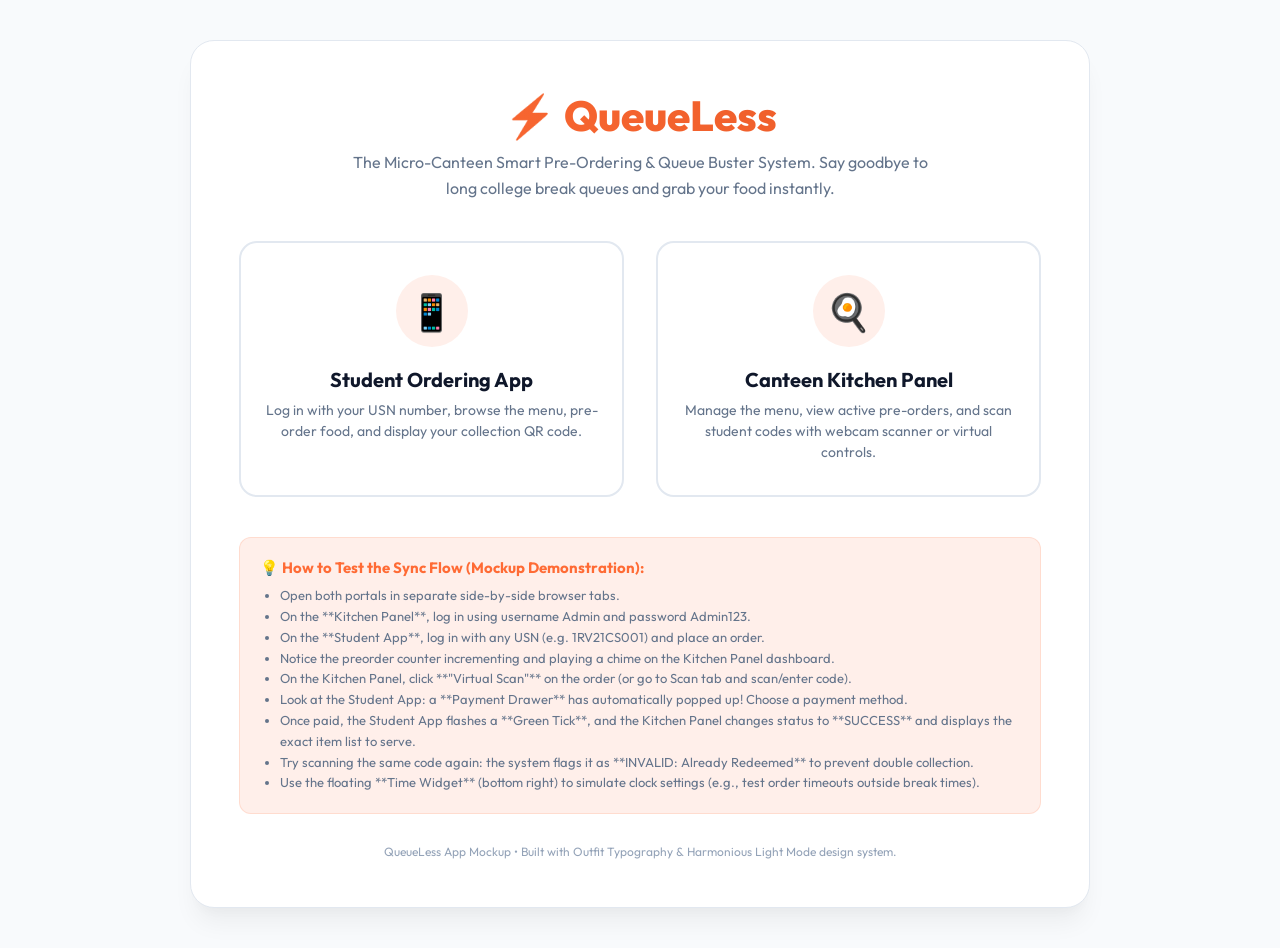
<file: index.html>
<!DOCTYPE html>
<html lang="en">
<head>
    <meta charset="UTF-8">
    <meta name="viewport" content="width=device-width, initial-scale=1.0">
    <title>QueueLess - College Canteen Pre-Ordering Portal</title>
    <!-- CSS imports -->
    <link rel="stylesheet" href="css/styles.css">
    <style>
        .portal-body {
            background-color: #F8FAFC;
            display: flex;
            align-items: center;
            justify-content: center;
            min-height: 100vh;
            padding: 40px 20px;
        }
        .portal-container {
            max-width: 900px;
            width: 100%;
            background: #FFFFFF;
            border: 1px solid var(--border);
            border-radius: var(--radius-xl);
            padding: 48px;
            box-shadow: var(--shadow-xl);
            text-align: center;
            animation: slideUp 0.6s cubic-bezier(0.16, 1, 0.3, 1);
        }
        .portal-title {
            font-size: 42px;
            font-weight: 800;
            color: var(--text);
            margin-bottom: 8px;
            background: linear-gradient(45deg, var(--primary), #E85A27);
            -webkit-background-clip: text;
            -webkit-text-fill-color: transparent;
        }
        .portal-subtitle {
            font-size: 16px;
            color: var(--text-muted);
            max-width: 600px;
            margin: 0 auto 40px auto;
            line-height: 1.6;
        }
        .portal-grid {
            display: grid;
            grid-template-columns: 1fr 1fr;
            gap: 32px;
            margin-bottom: 40px;
        }
        @media (max-width: 640px) {
            .portal-grid {
                grid-template-columns: 1fr;
            }
        }
        .portal-card {
            background: #FFFFFF;
            border: 2px solid var(--border);
            border-radius: var(--radius-lg);
            padding: 32px 24px;
            cursor: pointer;
            transition: var(--transition);
            display: flex;
            flex-direction: column;
            align-items: center;
            text-align: center;
            text-decoration: none;
            color: inherit;
        }
        .portal-card:hover {
            border-color: var(--primary);
            transform: translateY(-5px);
            box-shadow: var(--shadow-premium);
        }
        .portal-card .icon-circle {
            width: 72px;
            height: 72px;
            background: var(--primary-light);
            color: var(--primary);
            font-size: 36px;
            border-radius: 50%;
            display: flex;
            align-items: center;
            justify-content: center;
            margin-bottom: 20px;
            transition: var(--transition);
        }
        .portal-card:hover .icon-circle {
            background: var(--primary);
            color: #FFFFFF;
        }
        .portal-card h3 {
            font-size: 20px;
            font-weight: 700;
            margin-bottom: 8px;
            color: var(--text);
        }
        .portal-card p {
            font-size: 14px;
            color: var(--text-muted);
            line-height: 1.5;
        }
        .instructions-card {
            background: var(--primary-light);
            border: 1px solid rgba(255, 107, 53, 0.15);
            border-radius: var(--radius-md);
            padding: 20px;
            text-align: left;
        }
        .instructions-card h4 {
            color: var(--primary);
            font-weight: 700;
            font-size: 15px;
            margin-bottom: 8px;
            display: flex;
            align-items: center;
            gap: 8px;
        }
        .instructions-card ul {
            padding-left: 20px;
            font-size: 13px;
            color: var(--text-muted);
            line-height: 1.6;
        }
    </style>
</head>
<body class="portal-body">

    <div class="portal-container">
        <h1 class="portal-title">⚡ QueueLess</h1>
        <p class="portal-subtitle">The Micro-Canteen Smart Pre-Ordering & Queue Buster System. Say goodbye to long college break queues and grab your food instantly.</p>

        <div class="portal-grid">
            <a href="student.html" target="_blank" class="portal-card">
                <div class="icon-circle">📱</div>
                <h3>Student Ordering App</h3>
                <p>Log in with your USN number, browse the menu, pre-order food, and display your collection QR code.</p>
            </a>

            <a href="kitchen.html" target="_blank" class="portal-card">
                <div class="icon-circle">🍳</div>
                <h3>Canteen Kitchen Panel</h3>
                <p>Manage the menu, view active pre-orders, and scan student codes with webcam scanner or virtual controls.</p>
            </a>
        </div>

        <div class="instructions-card">
            <h4>💡 How to Test the Sync Flow (Mockup Demonstration):</h4>
            <ul>
                <li>Open both portals in separate side-by-side browser tabs.</li>
                <li>On the **Kitchen Panel**, log in using username <code>Admin</code> and password <code>Admin123</code>.</li>
                <li>On the **Student App**, log in with any USN (e.g. <code>1RV21CS001</code>) and place an order.</li>
                <li>Notice the preorder counter incrementing and playing a chime on the Kitchen Panel dashboard.</li>
                <li>On the Kitchen Panel, click **"Virtual Scan"** on the order (or go to Scan tab and scan/enter code).</li>
                <li>Look at the Student App: a **Payment Drawer** has automatically popped up! Choose a payment method.</li>
                <li>Once paid, the Student App flashes a **Green Tick**, and the Kitchen Panel changes status to **SUCCESS** and displays the exact item list to serve.</li>
                <li>Try scanning the same code again: the system flags it as **INVALID: Already Redeemed** to prevent double collection.</li>
                <li>Use the floating **Time Widget** (bottom right) to simulate clock settings (e.g., test order timeouts outside break times).</li>
            </ul>
        </div>
        
        <p style="font-size: 12px; color: var(--text-light); margin-top: 30px;">QueueLess App Mockup • Built with Outfit Typography & Harmonious Light Mode design system.</p>
    </div>

</body>
</html>
</file>
<file: css/styles.css>
@import url('https://fonts.googleapis.com/css2?family=Outfit:wght@300;400;500;600;700;800&display=swap');

:root {
    /* Color Palette */
    --primary: #FF6B35;
    --primary-hover: #E85A27;
    --primary-light: #FFEFEA;
    --secondary: #4CC9F0;
    --background: #F8FAFC;
    --surface: #FFFFFF;
    --text: #0F172A;
    --text-muted: #64748B;
    --text-light: #94A3B8;
    --border: #E2E8F0;
    --border-focus: #FF6B35;
    --success: #10B981;
    --success-light: #ECFDF5;
    --error: #EF4444;
    --error-light: #FEF2F2;
    --warning: #F59E0B;
    --warning-light: #FEF3C7;
    
    /* Shadows */
    --shadow-sm: 0 1px 2px 0 rgba(0, 0, 0, 0.05);
    --shadow-md: 0 4px 6px -1px rgba(0, 0, 0, 0.05), 0 2px 4px -1px rgba(0, 0, 0, 0.03);
    --shadow-lg: 0 10px 15px -3px rgba(0, 0, 0, 0.05), 0 4px 6px -2px rgba(0, 0, 0, 0.03);
    --shadow-xl: 0 20px 25px -5px rgba(0, 0, 0, 0.05), 0 10px 10px -5px rgba(0, 0, 0, 0.02);
    --shadow-premium: 0 25px 50px -12px rgba(255, 107, 53, 0.08);

    /* Radius */
    --radius-sm: 8px;
    --radius-md: 12px;
    --radius-lg: 18px;
    --radius-xl: 24px;
    --radius-full: 9999px;

    /* Transitions */
    --transition: all 0.25s cubic-bezier(0.4, 0, 0.2, 1);
}

* {
    box-sizing: border-box;
    margin: 0;
    padding: 0;
    font-family: 'Outfit', sans-serif;
    -webkit-tap-highlight-color: transparent;
}

body {
    background-color: var(--background);
    color: var(--text);
    min-height: 100vh;
    display: flex;
    flex-direction: column;
    overflow-x: hidden;
}

/* Scrollbar Customization */
::-webkit-scrollbar {
    width: 6px;
    height: 6px;
}
::-webkit-scrollbar-track {
    background: transparent;
}
::-webkit-scrollbar-thumb {
    background: #CBD5E1;
    border-radius: var(--radius-full);
}
::-webkit-scrollbar-thumb:hover {
    background: #94A3B8;
}

/* Time Simulator CSS */
.time-simulator-widget {
    position: fixed;
    bottom: 20px;
    right: 20px;
    background: rgba(255, 255, 255, 0.9);
    backdrop-filter: blur(12px);
    border: 1px solid rgba(226, 232, 240, 0.8);
    box-shadow: var(--shadow-xl);
    border-radius: var(--radius-lg);
    padding: 12px 18px;
    display: flex;
    align-items: center;
    gap: 12px;
    z-index: 10000;
    animation: slideUp 0.5s var(--transition);
}

.time-simulator-widget .clock-icon {
    font-size: 20px;
    animation: pulse 2s infinite;
}

.time-simulator-widget .time-display {
    font-weight: 700;
    color: var(--text);
    font-size: 16px;
    min-width: 80px;
}

.time-simulator-widget select {
    background: var(--background);
    border: 1px solid var(--border);
    border-radius: var(--radius-sm);
    padding: 6px 12px;
    font-size: 13px;
    font-weight: 500;
    color: var(--text-muted);
    cursor: pointer;
    outline: none;
    transition: var(--transition);
}

.time-simulator-widget select:focus {
    border-color: var(--primary);
}

/* Utility Classes */
.badge {
    padding: 4px 10px;
    border-radius: var(--radius-full);
    font-size: 11px;
    font-weight: 600;
    text-transform: uppercase;
    letter-spacing: 0.5px;
    display: inline-block;
}

.badge-success { background: var(--success-light); color: var(--success); }
.badge-error { background: var(--error-light); color: var(--error); }
.badge-warning { background: var(--warning-light); color: var(--warning); }
.badge-primary { background: var(--primary-light); color: var(--primary); }

/* Buttons */
.btn {
    display: inline-flex;
    align-items: center;
    justify-content: center;
    gap: 8px;
    padding: 12px 24px;
    border-radius: var(--radius-md);
    font-size: 15px;
    font-weight: 600;
    cursor: pointer;
    border: none;
    outline: none;
    transition: var(--transition);
}

.btn-primary {
    background-color: var(--primary);
    color: white;
    box-shadow: 0 4px 12px rgba(255, 107, 53, 0.2);
}

.btn-primary:hover:not(:disabled) {
    background-color: var(--primary-hover);
    transform: translateY(-2px);
    box-shadow: 0 6px 16px rgba(255, 107, 53, 0.3);
}

.btn-primary:active:not(:disabled) {
    transform: translateY(0);
}

.btn-primary:disabled {
    background-color: var(--border);
    color: var(--text-light);
    box-shadow: none;
    cursor: not-allowed;
}

.btn-secondary {
    background-color: var(--background);
    border: 1px solid var(--border);
    color: var(--text);
}

.btn-secondary:hover {
    background-color: var(--border);
}

/* Inputs */
.input-group {
    display: flex;
    flex-direction: column;
    gap: 6px;
    margin-bottom: 16px;
    width: 100%;
}

.input-group label {
    font-size: 13px;
    font-weight: 600;
    color: var(--text-muted);
    text-transform: uppercase;
    letter-spacing: 0.5px;
}

.input-field {
    width: 100%;
    padding: 12px 16px;
    border-radius: var(--radius-md);
    border: 1px solid var(--border);
    outline: none;
    font-size: 15px;
    font-weight: 500;
    transition: var(--transition);
    background: #FFFFFF;
}

.input-field:focus {
    border-color: var(--primary);
    box-shadow: 0 0 0 3px rgba(255, 107, 53, 0.15);
}

/* ==========================================================
   STUDENT MOBILE APP FRAME
   ========================================================== */
.student-body {
    background: #E2E8F0;
    display: flex;
    align-items: center;
    justify-content: center;
    padding: 20px 0;
}

.mobile-frame {
    width: 390px;
    height: 844px;
    background: var(--background);
    border-radius: 40px;
    box-shadow: 0 25px 60px -15px rgba(15, 23, 42, 0.3), inset 0 0 0 10px #0F172A;
    position: relative;
    overflow: hidden;
    display: flex;
    flex-direction: column;
    border: 6px solid #0F172A;
}

/* Simulated Status Bar */
.status-bar {
    height: 44px;
    background: #FFFFFF;
    color: var(--text);
    display: flex;
    justify-content: space-between;
    align-items: center;
    padding: 0 24px;
    font-size: 13px;
    font-weight: 600;
    z-index: 10;
    border-bottom: 1px solid rgba(0,0,0,0.02);
}

.status-bar .icons {
    display: flex;
    align-items: center;
    gap: 6px;
}

/* App Header */
.app-header {
    background: #FFFFFF;
    padding: 16px 20px;
    display: flex;
    justify-content: space-between;
    align-items: center;
    border-bottom: 1px solid var(--border);
    z-index: 5;
}

.app-header .logo {
    display: flex;
    align-items: center;
    gap: 8px;
    font-size: 20px;
    font-weight: 800;
    color: var(--primary);
}

.app-header .logo span {
    color: var(--text);
}

.app-header .usn-profile {
    font-size: 12px;
    font-weight: 700;
    color: var(--text-muted);
    background: var(--background);
    padding: 4px 10px;
    border-radius: var(--radius-full);
}

/* Student Main Screen Container */
.student-content {
    flex: 1;
    overflow-y: auto;
    display: flex;
    flex-direction: column;
    position: relative;
}

/* Welcome Section */
.welcome-section {
    padding: 20px;
}

.welcome-section h1 {
    font-size: 24px;
    font-weight: 700;
    color: var(--text);
}

.welcome-section p {
    font-size: 14px;
    color: var(--text-muted);
}

/* Time slots selection / Active status cards */
.status-timeline {
    padding: 0 20px 20px 20px;
}

.timeline-card {
    background: #FFFFFF;
    border: 1px solid var(--border);
    border-radius: var(--radius-md);
    padding: 16px;
    box-shadow: var(--shadow-sm);
    display: flex;
    flex-direction: column;
    gap: 8px;
    position: relative;
    overflow: hidden;
}

.timeline-card.active {
    border-left: 4px solid var(--primary);
    box-shadow: var(--shadow-md);
}

.timeline-card .header {
    display: flex;
    justify-content: space-between;
    align-items: center;
}

.timeline-card .title {
    font-weight: 700;
    font-size: 15px;
}

.timeline-card .time {
    font-size: 12px;
    color: var(--text-muted);
    font-weight: 500;
}

.timeline-card .description {
    font-size: 13px;
    color: var(--text-muted);
}

/* Menu Section */
.menu-section {
    padding: 0 20px 20px 20px;
    flex: 1;
}

.menu-section-header {
    display: flex;
    justify-content: space-between;
    align-items: center;
    margin-bottom: 12px;
}

.menu-section-header h2 {
    font-size: 16px;
    font-weight: 700;
}

.menu-grid {
    display: flex;
    flex-direction: column;
    gap: 12px;
}

.food-card {
    background: #FFFFFF;
    border: 1px solid var(--border);
    border-radius: var(--radius-md);
    padding: 12px;
    display: flex;
    align-items: center;
    gap: 12px;
    box-shadow: var(--shadow-sm);
    transition: var(--transition);
}

.food-card:hover {
    border-color: var(--primary);
    transform: translateY(-2px);
    box-shadow: var(--shadow-md);
}

.food-card .food-img-fallback {
    width: 64px;
    height: 64px;
    border-radius: var(--radius-sm);
    background: var(--primary-light);
    color: var(--primary);
    display: flex;
    align-items: center;
    justify-content: center;
    font-size: 24px;
    font-weight: 700;
}

.food-card .details {
    flex: 1;
}

.food-card .name {
    font-weight: 700;
    font-size: 14px;
    color: var(--text);
    margin-bottom: 2px;
}

.food-card .price {
    font-weight: 700;
    font-size: 14px;
    color: var(--primary);
}

.food-card .add-to-cart {
    background: var(--primary-light);
    color: var(--primary);
    border: none;
    width: 32px;
    height: 32px;
    border-radius: 50%;
    display: flex;
    align-items: center;
    justify-content: center;
    font-size: 18px;
    font-weight: 700;
    cursor: pointer;
    transition: var(--transition);
}

.food-card .add-to-cart:hover {
    background: var(--primary);
    color: white;
}

/* Quantity selector */
.quantity-selector {
    display: flex;
    align-items: center;
    gap: 8px;
}

.quantity-selector button {
    width: 28px;
    height: 28px;
    border-radius: 50%;
    border: 1px solid var(--border);
    background: #FFFFFF;
    color: var(--text);
    cursor: pointer;
    font-weight: 700;
    display: flex;
    align-items: center;
    justify-content: center;
    font-size: 14px;
    transition: var(--transition);
}

.quantity-selector button:hover {
    border-color: var(--primary);
    color: var(--primary);
}

.quantity-selector .count {
    font-size: 14px;
    font-weight: 700;
    min-width: 14px;
    text-align: center;
}

/* Cart bar fixed at bottom */
.cart-sticky-bar {
    position: absolute;
    bottom: 0;
    left: 0;
    right: 0;
    background: #FFFFFF;
    border-top: 1px solid var(--border);
    padding: 16px 20px;
    display: flex;
    justify-content: space-between;
    align-items: center;
    box-shadow: 0 -4px 10px rgba(0, 0, 0, 0.03);
    z-index: 10;
}

.cart-sticky-bar .info {
    display: flex;
    flex-direction: column;
}

.cart-sticky-bar .total-price {
    font-size: 18px;
    font-weight: 800;
    color: var(--text);
}

.cart-sticky-bar .item-count {
    font-size: 12px;
    color: var(--text-muted);
}

/* USN Login view styling */
.login-view {
    padding: 40px 24px;
    display: flex;
    flex-direction: column;
    justify-content: center;
    align-items: center;
    flex: 1;
}

.login-view .logo-large {
    font-size: 36px;
    font-weight: 800;
    color: var(--primary);
    margin-bottom: 8px;
    text-align: center;
}

.login-view .logo-large span {
    color: var(--text);
}

.login-view p {
    color: var(--text-muted);
    font-size: 14px;
    text-align: center;
    margin-bottom: 32px;
}

/* Active Order & QR View */
.order-view {
    padding: 24px;
    display: flex;
    flex-direction: column;
    align-items: center;
    justify-content: center;
    flex: 1;
    text-align: center;
}

.qr-container {
    background: white;
    padding: 20px;
    border-radius: var(--radius-xl);
    box-shadow: var(--shadow-lg);
    border: 1px solid var(--border);
    margin: 20px 0;
    position: relative;
}

.qr-container canvas {
    display: block;
}

.order-time-window {
    background: var(--warning-light);
    color: var(--warning);
    font-weight: 600;
    font-size: 13px;
    padding: 6px 16px;
    border-radius: var(--radius-full);
    margin-top: 12px;
}

.payment-sheet {
    position: absolute;
    bottom: 0;
    left: 0;
    right: 0;
    background: #FFFFFF;
    border-radius: var(--radius-xl) var(--radius-xl) 0 0;
    box-shadow: 0 -10px 40px rgba(0, 0, 0, 0.1);
    padding: 24px;
    transform: translateY(100%);
    transition: transform 0.4s cubic-bezier(0.16, 1, 0.3, 1);
    z-index: 100;
}

.payment-sheet.show {
    transform: translateY(0);
}

.payment-sheet h3 {
    font-size: 18px;
    font-weight: 700;
    margin-bottom: 12px;
    display: flex;
    align-items: center;
    gap: 8px;
}

.payment-options {
    display: flex;
    flex-direction: column;
    gap: 12px;
    margin: 20px 0;
}

.payment-option-btn {
    border: 1px solid var(--border);
    border-radius: var(--radius-md);
    padding: 14px 16px;
    display: flex;
    align-items: center;
    gap: 12px;
    cursor: pointer;
    transition: var(--transition);
    font-weight: 600;
    background: #FFFFFF;
    text-align: left;
    width: 100%;
}

.payment-option-btn:hover {
    border-color: var(--primary);
    background: var(--primary-light);
}

.payment-option-btn img {
    height: 24px;
    width: 24px;
    object-fit: contain;
}

/* Green Tick Animation */
.success-checkmark {
    width: 80px;
    height: 80px;
    margin: 0 auto 20px auto;
}

.checkmark {
    width: 80px;
    height: 80px;
    border-radius: 50%;
    display: block;
    stroke-width: 4;
    stroke: var(--success);
    stroke-miterlimit: 10;
    box-shadow: inset 0px 0px 0px var(--success);
    animation: fill .4s ease-in-out .4s forwards, scale .3s ease-in-out .9s both;
}

.checkmark__circle {
    stroke-dasharray: 166;
    stroke-dashoffset: 166;
    stroke-width: 4;
    stroke-miterlimit: 10;
    stroke: var(--success);
    fill: none;
    animation: stroke 0.6s cubic-bezier(0.65, 0, 0.45, 1) forwards;
}

.checkmark__check {
    transform-origin: 50% 50%;
    stroke-dasharray: 48;
    stroke-dashoffset: 48;
    animation: stroke 0.3s cubic-bezier(0.65, 0, 0.45, 1) 0.6s forwards;
}

@keyframes stroke {
    100% { stroke-dashoffset: 0; }
}
@keyframes scale {
    0%, 100% { transform: none; }
    50% { transform: scale3d(1.1, 1.1, 1); }
}
@keyframes fill {
    100% { box-shadow: inset 0px 0px 0px 40px var(--success-light); }
}

/* ==========================================================
   KITCHEN STAFF DASHBOARD FRAME
   ========================================================== */
.kitchen-body {
    background: #F1F5F9;
    min-height: 100vh;
}

.kitchen-navbar {
    background: #FFFFFF;
    border-bottom: 1px solid var(--border);
    padding: 16px 32px;
    display: flex;
    justify-content: space-between;
    align-items: center;
    position: sticky;
    top: 0;
    z-index: 100;
}

.kitchen-navbar .logo {
    font-size: 22px;
    font-weight: 800;
    color: var(--primary);
    display: flex;
    align-items: center;
    gap: 8px;
}

.kitchen-navbar .logo span {
    color: var(--text);
}

.kitchen-navbar .staff-profile {
    display: flex;
    align-items: center;
    gap: 16px;
}

.kitchen-navbar .badge-orders {
    background: var(--primary-light);
    color: var(--primary);
    padding: 6px 14px;
    border-radius: var(--radius-full);
    font-weight: 700;
    font-size: 14px;
}

.kitchen-container {
    max-width: 1200px;
    margin: 30px auto;
    padding: 0 20px;
    display: grid;
    grid-template-columns: 2fr 1fr;
    gap: 30px;
}

@media (max-width: 1024px) {
    .kitchen-container {
        grid-template-columns: 1fr;
    }
}

.kitchen-card {
    background: #FFFFFF;
    border: 1px solid var(--border);
    border-radius: var(--radius-lg);
    box-shadow: var(--shadow-sm);
    padding: 24px;
    margin-bottom: 24px;
}

.kitchen-card h2 {
    font-size: 18px;
    font-weight: 700;
    margin-bottom: 18px;
    display: flex;
    align-items: center;
    justify-content: space-between;
}

/* Instagram Login Style */
.insta-login-container {
    max-width: 380px;
    margin: 80px auto;
    background: #FFFFFF;
    border: 1px solid var(--border);
    border-radius: 12px;
    padding: 40px 30px;
    box-shadow: var(--shadow-md);
    text-align: center;
}

.insta-login-container .brand {
    font-family: 'Outfit', sans-serif;
    font-size: 32px;
    font-weight: 800;
    color: var(--text);
    margin-bottom: 30px;
    background: linear-gradient(45deg, #FF6B35, #E85A27);
    -webkit-background-clip: text;
    -webkit-text-fill-color: transparent;
}

/* Preorders Table */
.orders-table {
    width: 100%;
    border-collapse: collapse;
}

.orders-table th, .orders-table td {
    padding: 12px 16px;
    text-align: left;
    border-bottom: 1px solid var(--border);
}

.orders-table th {
    font-weight: 600;
    color: var(--text-muted);
    font-size: 13px;
    text-transform: uppercase;
    letter-spacing: 0.5px;
}

.orders-table tr:hover td {
    background-color: var(--background);
}

.order-items-list {
    font-size: 14px;
    color: var(--text);
    font-weight: 500;
}

/* Scanner Layout */
.scanner-section {
    display: flex;
    flex-direction: column;
    align-items: center;
    gap: 16px;
    padding: 10px 0;
}

.webcam-container {
    width: 100%;
    max-width: 320px;
    aspect-ratio: 1;
    background: #000000;
    border-radius: var(--radius-md);
    overflow: hidden;
    position: relative;
    border: 4px solid var(--border);
}

.webcam-container video {
    width: 100%;
    height: 100%;
    object-fit: cover;
}

.scanner-overlay {
    position: absolute;
    top: 10%;
    left: 10%;
    right: 10%;
    bottom: 10%;
    border: 2px dashed rgba(255, 255, 255, 0.6);
    border-radius: var(--radius-sm);
    pointer-events: none;
    box-shadow: 0 0 0 9999px rgba(0,0,0,0.5);
    animation: scannerBeam 2s infinite ease-in-out;
}

@keyframes scannerBeam {
    0%, 100% { border-color: rgba(255, 255, 255, 0.6); }
    50% { border-color: var(--primary); }
}

/* Scan Result Modal/Alert Overlay */
.scan-result-card {
    border-radius: var(--radius-md);
    padding: 16px;
    width: 100%;
    margin-top: 10px;
    animation: slideUp 0.3s ease;
}

.scan-result-card.success {
    background: var(--success-light);
    border: 1px solid var(--success);
    color: #065F46;
}

.scan-result-card.invalid {
    background: var(--error-light);
    border: 1px solid var(--error);
    color: #991B1B;
}

/* Menu Editor Items */
.editor-list {
    display: flex;
    flex-direction: column;
    gap: 12px;
}

.editor-item {
    display: flex;
    align-items: center;
    gap: 12px;
    padding: 12px;
    border: 1px solid var(--border);
    border-radius: var(--radius-md);
    background: #FFFFFF;
}

.editor-item input {
    border: 1px solid var(--border);
    padding: 6px 10px;
    border-radius: var(--radius-sm);
    font-size: 14px;
    font-weight: 500;
}

.editor-item input[type="text"] {
    flex: 1;
}

.editor-item input[type="number"] {
    width: 80px;
}

/* Toggle Switch */
.switch {
    position: relative;
    display: inline-block;
    width: 46px;
    height: 24px;
}

.switch input { 
    opacity: 0;
    width: 0;
    height: 0;
}

.slider {
    position: absolute;
    cursor: pointer;
    top: 0;
    left: 0;
    right: 0;
    bottom: 0;
    background-color: #E2E8F0;
    transition: .4s;
    border-radius: 24px;
}

.slider:before {
    position: absolute;
    content: "";
    height: 16px;
    width: 16px;
    left: 4px;
    bottom: 4px;
    background-color: white;
    transition: .4s;
    border-radius: 50%;
}

input:checked + .slider {
    background-color: var(--success);
}

input:checked + .slider:before {
    transform: translateX(22px);
}

/* Animation utilities */
@keyframes slideUp {
    from { transform: translateY(15px); opacity: 0; }
    to { transform: translateY(0); opacity: 1; }
}

@keyframes pulse {
    0%, 100% { transform: scale(1); opacity: 1; }
    50% { transform: scale(1.1); opacity: 0.8; }
}

/* Notifications Bell Panel */
.notification-bell-container {
    position: relative;
    cursor: pointer;
}

.notification-badge {
    position: absolute;
    top: -5px;
    right: -5px;
    background: var(--error);
    color: white;
    border-radius: 50%;
    width: 18px;
    height: 18px;
    font-size: 10px;
    font-weight: 700;
    display: flex;
    align-items: center;
    justify-content: center;
}

.notification-dropdown {
    position: absolute;
    top: 45px;
    right: 0;
    background: white;
    border: 1px solid var(--border);
    box-shadow: var(--shadow-lg);
    border-radius: var(--radius-md);
    width: 320px;
    padding: 12px;
    z-index: 200;
    display: none;
}

.notification-dropdown.show {
    display: block;
}

.notification-item {
    padding: 8px 10px;
    border-bottom: 1px solid var(--border);
    font-size: 13px;
    line-height: 1.4;
}

.notification-item:last-child {
    border-bottom: none;
}
</file>
